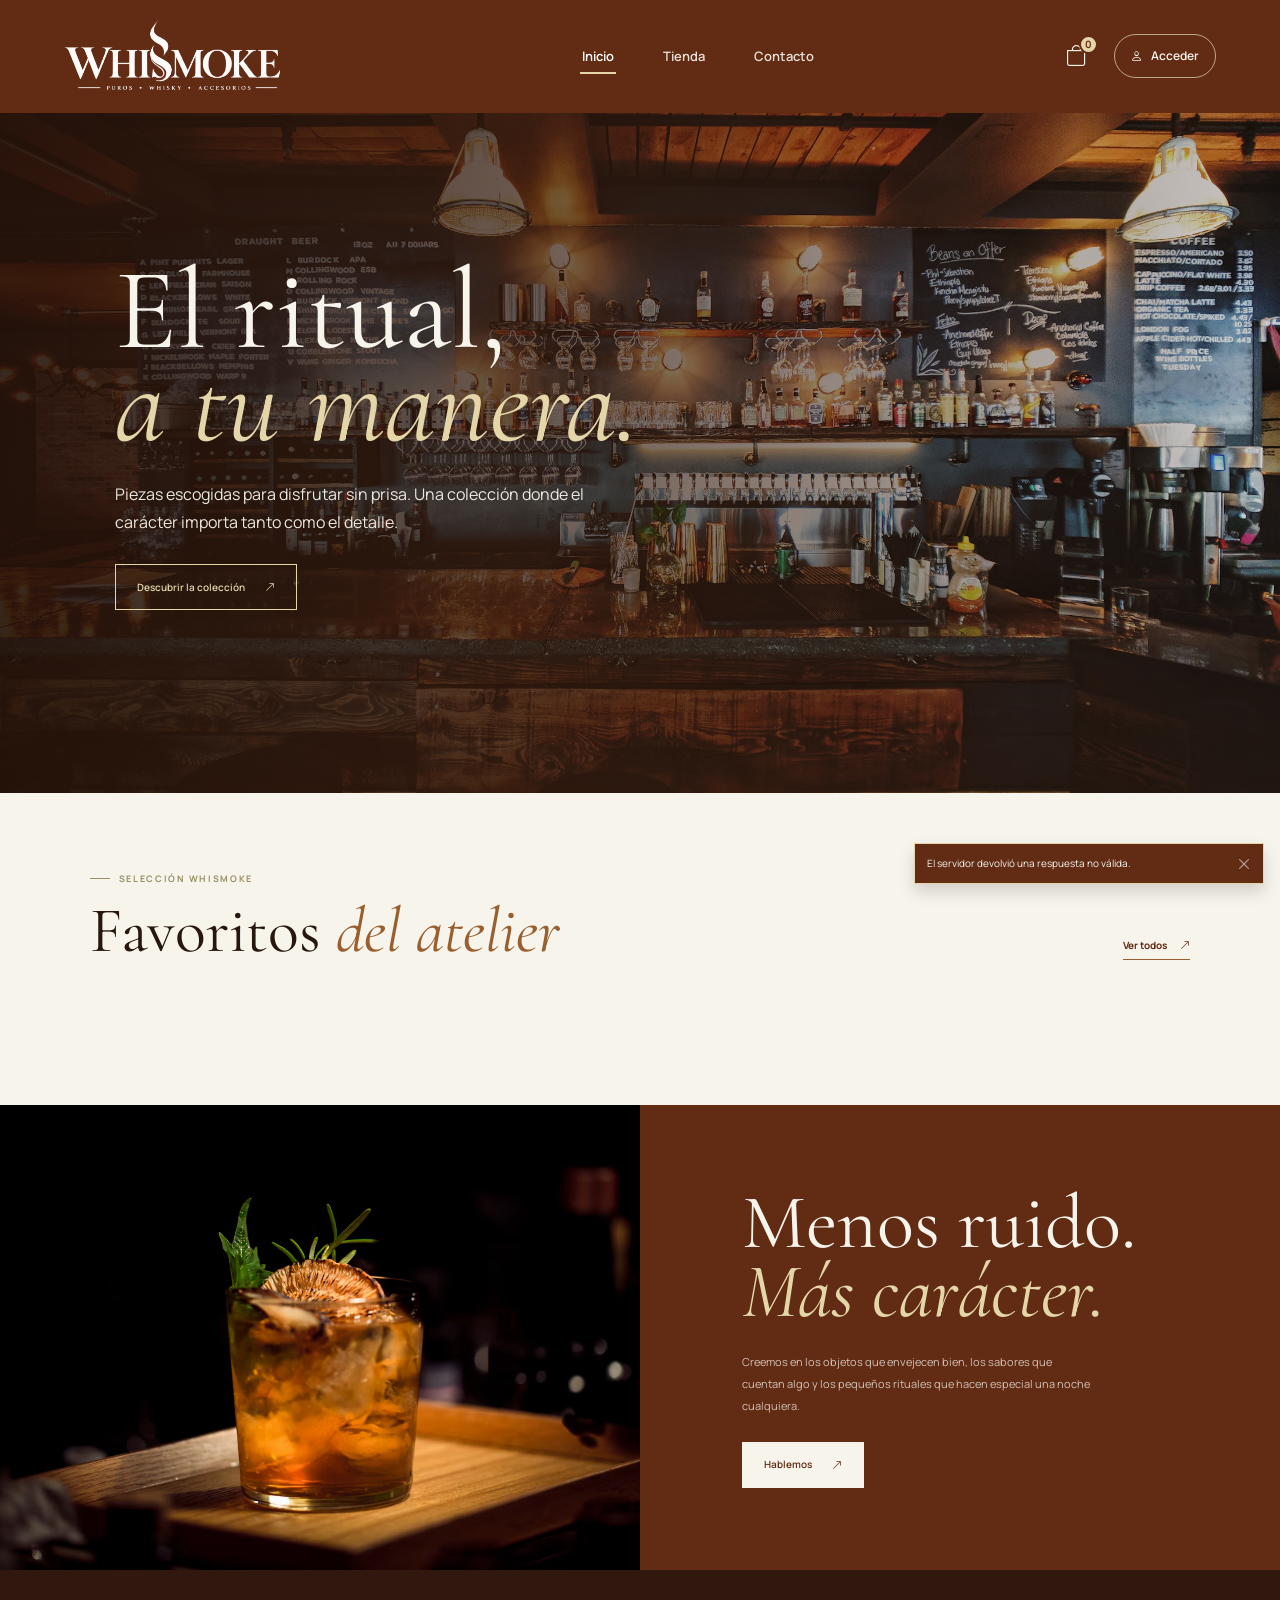
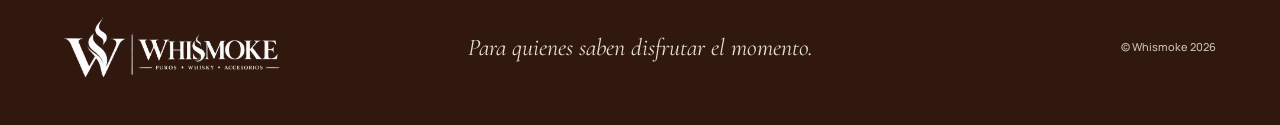
<file: index.html>
<!doctype html>
<html lang="es">
<head>
  <meta charset="utf-8">
  <meta name="viewport" content="width=device-width, initial-scale=1">
  <meta name="theme-color" content="#622B14">
  <meta name="description" content="Whismoke: puros de diseño, whisky de especialidad y objetos para el ritual de fumar.">
  <title>Inicio | Whismoke</title>
  <link rel="icon" type="image/png" href="media/favicon.png">
  <link rel="preconnect" href="https://fonts.googleapis.com">
  <link rel="preconnect" href="https://fonts.gstatic.com" crossorigin>
  <link
    href="https://fonts.googleapis.com/css2?family=Cormorant+Garamond:ital,wght@0,400;0,500;0,600;1,400;1,500&family=Manrope:wght@400;500;600;700&display=swap"
    rel="stylesheet"
  >
  <link href="https://cdn.jsdelivr.net/npm/bootstrap@5.3.3/dist/css/bootstrap.min.css" rel="stylesheet">
  <link href="https://cdn.jsdelivr.net/npm/bootstrap-icons@1.11.3/font/bootstrap-icons.min.css" rel="stylesheet">
  <link href="assets/styles.css?v=23" rel="stylesheet">
</head>
<body data-page="home">
  <!-- Cabecera compartida: el logotipo visible se dibuja con el pseudo-elemento de CSS. -->
  <header class="site-header container-fluid">
    <a class="wordmark" href="index.html" aria-label="Whismoke, inicio">
    </a>
    <nav class="main-nav" aria-label="Navegación principal">
    <a class="active" href="index.html">Inicio</a>
    <a href="tienda.html">Tienda</a>
    <a href="contacto.html">Contacto</a>
    </nav>
    <div class="header-actions">
    <button
      class="icon-action cart-action"
      type="button"
      data-bs-toggle="offcanvas"
      data-bs-target="#cartPanel"
      aria-label="Abrir cesta"
    >
      <i class="bi bi-bag"></i>
      <span class="cart-count" data-cart-count>0</span>
    </button>
    <button class="account-action" type="button" data-open-account>
      <span data-user-control>
        <i class="bi bi-person"></i>
        <span>Acceder</span>
      </span>
    </button>
    <button
      class="mobile-menu"
      type="button"
      data-bs-toggle="collapse"
      data-bs-target="#mobileNav"
      aria-label="Abrir menú"
    >
      <i class="bi bi-list"></i>
    </button>
    </div>
    <div class="collapse mobile-nav" id="mobileNav">
    <a href="index.html">Inicio</a>
    <a href="tienda.html">Tienda</a>
    <a href="contacto.html">Contacto</a>
    </div>
  </header>

  <!-- Contenido propio de Inicio; la selección destacada se rellena desde la API. -->
  <main>
    <section class="hero container-fluid">
      <div class="hero-image" role="img" aria-label="Bar de whisky cálido y elegante"></div>
      <div class="hero-shade"></div>
      <div class="hero-copy">
        <h1>El ritual,<br><em>a tu manera.</em></h1>
        <p class="hero-intro">Piezas escogidas para disfrutar sin prisa. Una colección donde el carácter importa tanto como el detalle.</p>
        <a class="button-outline" href="tienda.html">Descubrir la colección <i class="bi bi-arrow-up-right"></i></a>
      </div>
    </section>

    <section class="featured-section container-fluid">
      <div class="section-heading">
        <div>
          <p class="eyebrow"><span></span> SELECCIÓN WHISMOKE</p>
          <h2>Favoritos <em>del atelier</em></h2>
        </div>
        <a class="text-link" href="tienda.html">
          Ver todos <i class="bi bi-arrow-up-right"></i>
        </a>
      </div>
      <!-- Punto de montaje de las tarjetas destacadas generadas por JavaScript. -->
      <div class="product-grid featured-grid" data-featured-products></div>
    </section>

    <section class="manifesto container-fluid">
      <div class="manifesto-image" role="img" aria-label="Whisky servido en un ambiente íntimo"></div>
      <div class="manifesto-copy">
        <h2>Menos ruido.<br><em>Más carácter.</em></h2>
        <p>
          Creemos en los objetos que envejecen bien, los sabores que cuentan algo
          y los pequeños rituales que hacen especial una noche cualquiera.
        </p>
        <a class="button-light" href="contacto.html">
          Hablemos <i class="bi bi-arrow-up-right"></i>
        </a>
      </div>
    </section>
  </main>

  <footer class="site-footer container-fluid">
    <a class="wordmark footer-mark" href="index.html" aria-label="Whismoke, inicio">
    </a>
    <p>Para quienes saben disfrutar el momento.</p>
    <span class="footer-copyright">© Whismoke 2026</span>
  </footer>

  <!-- Los mismos modales, cesta y avisos se incluyen en las tres páginas para
       mantener accesible la cuenta y el carrito durante toda la navegación. -->
  <div
    class="modal fade"
    id="authModal"
    tabindex="-1"
    aria-labelledby="authTitle"
    aria-hidden="true"
  >
    <div class="modal-dialog modal-dialog-centered">
      <div class="modal-content auth-modal">
        <button class="modal-close" type="button" data-bs-dismiss="modal" aria-label="Cerrar">
          <i class="bi bi-x-lg"></i>
        </button>
        <p class="eyebrow"><span></span> TU ESPACIO WHISMOKE</p>
        <h2 id="authTitle">Qué bueno<br><em>tenerte aquí.</em></h2>
        <div class="auth-switch">
          <button class="selected" type="button" data-auth-mode="login">Iniciar sesión</button>
          <button type="button" data-auth-mode="register">Crear cuenta</button>
        </div>
        <form id="authForm">
          <label class="form-label" for="authEmail">Correo electrónico</label>
          <input
            class="form-control"
            id="authEmail"
            name="email"
            type="email"
            autocomplete="email"
            required
          >
          <div class="register-fields d-none">
            <label class="form-label" for="authName">Nombre</label>
            <input class="form-control" id="authName" name="name" autocomplete="name">
            <label class="form-label" for="authConfirm">Repite tu contraseña</label>
            <input
              class="form-control"
              id="authConfirm"
              name="confirm"
              type="password"
              autocomplete="new-password"
            >
          </div>
          <label class="form-label" for="authPassword">Contraseña</label>
          <input
            class="form-control"
            id="authPassword"
            name="password"
            type="password"
            autocomplete="current-password"
            required
          >
          <button class="button-dark w-100 mt-4" type="submit" data-auth-submit>
            Entrar <i class="bi bi-arrow-right"></i>
          </button>
        </form>
      </div>
    </div>
  </div>
  <div class="modal fade" id="accountModal" tabindex="-1" aria-labelledby="accountTitle" aria-hidden="true">
    <div class="modal-dialog modal-dialog-centered modal-xl">
      <div class="modal-content account-modal">
        <div class="modal-header">
          <div><h2 id="accountTitle">Mi <em>espacio</em></h2></div>
          <button class="modal-close" type="button" data-bs-dismiss="modal" aria-label="Cerrar">
            <i class="bi bi-x-lg"></i>
          </button>
        </div>
        <div class="account-layout">
          <nav class="account-nav" aria-label="Secciones de cuenta">
            <button class="active" type="button" data-account-tab="profile"><i class="bi bi-person"></i> Perfil</button>
            <button type="button" data-account-tab="orders"><i class="bi bi-receipt"></i> Mis pedidos</button>
            <button class="d-none" type="button" data-account-tab="admin"><i class="bi bi-box-seam"></i> Gestión tienda</button>
            <button class="signout-link" type="button" data-action="logout"><i class="bi bi-box-arrow-right"></i> Cerrar sesión</button>
          </nav>
          <div class="account-content" id="accountContent"></div>
        </div>
      </div>
    </div>
  </div>
  <div
    class="offcanvas offcanvas-end cart-panel"
    tabindex="-1"
    id="cartPanel"
    aria-labelledby="cartTitle"
  >
    <div class="offcanvas-header">
      <h2 id="cartTitle">La cesta <span data-cart-title-count>(0)</span></h2>
      <button type="button" class="modal-close" data-bs-dismiss="offcanvas" aria-label="Cerrar">
        <i class="bi bi-x-lg"></i>
      </button>
    </div>
    <div class="offcanvas-body" id="cartContent"></div>
  </div>
  <div class="toast-container position-fixed bottom-0 end-0 p-3">
    <div
      class="toast wh-toast"
      id="appToast"
      role="status"
      aria-live="polite"
      aria-atomic="true"
    >
      <div class="toast-body">
        <span data-toast-message></span>
        <button type="button" class="btn-close" data-bs-dismiss="toast" aria-label="Cerrar"></button>
      </div>
    </div>
  </div>
  <script src="https://cdn.jsdelivr.net/npm/bootstrap@5.3.3/dist/js/bootstrap.bundle.min.js"></script>
  <script src="assets/app.js?v=10"></script>
</body>
</html>
</file>
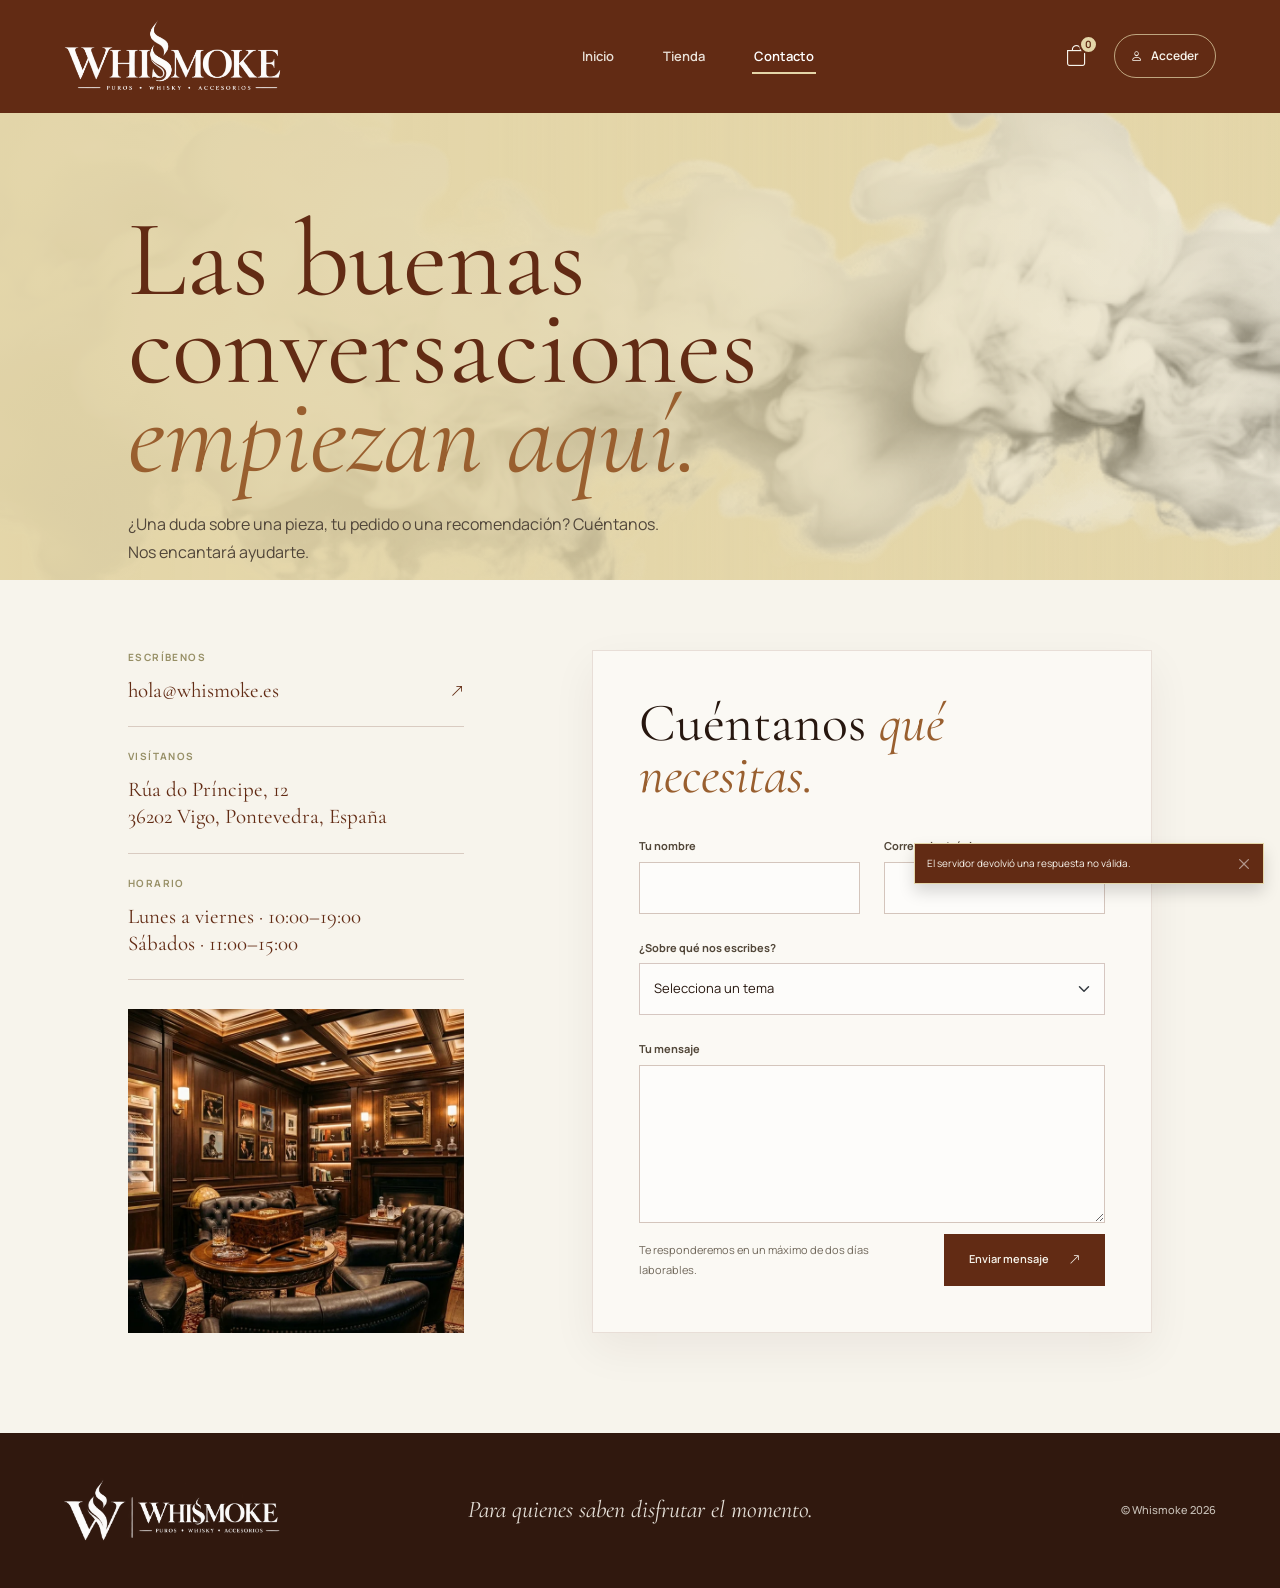
<file: contacto.html>
<!doctype html>
<html lang="es">
<head>
  <meta charset="utf-8">
  <meta name="viewport" content="width=device-width, initial-scale=1">
  <meta name="theme-color" content="#622B14">
  <meta name="description" content="Contacta con el equipo Whismoke para consultas sobre pedidos y productos.">
  <title>Contacto | Whismoke</title>
  <link rel="icon" type="image/png" href="media/favicon.png">
  <link rel="preconnect" href="https://fonts.googleapis.com">
  <link
    href="https://fonts.googleapis.com/css2?family=Cormorant+Garamond:ital,wght@0,400;0,500;0,600;1,400;1,500&family=Manrope:wght@400;500;600;700&display=swap"
    rel="stylesheet"
  >
  <link href="https://cdn.jsdelivr.net/npm/bootstrap@5.3.3/dist/css/bootstrap.min.css" rel="stylesheet">
  <link href="https://cdn.jsdelivr.net/npm/bootstrap-icons@1.11.3/font/bootstrap-icons.min.css" rel="stylesheet">
  <link href="assets/styles.css?v=23" rel="stylesheet">
</head>
<body data-page="contact">
  <!-- Cabecera compartida: el logotipo visible se dibuja con el pseudo-elemento de CSS. -->
  <header class="site-header container-fluid">
    <a class="wordmark" href="index.html" aria-label="Whismoke, inicio">
    </a>
    <nav class="main-nav" aria-label="Navegación principal">
      <a href="index.html">Inicio</a>
      <a href="tienda.html">Tienda</a>
      <a class="active" href="contacto.html">Contacto</a>
    </nav>
    <div class="header-actions">
      <button
        class="icon-action cart-action"
        type="button"
        data-bs-toggle="offcanvas"
        data-bs-target="#cartPanel"
        aria-label="Abrir cesta"
      >
        <i class="bi bi-bag"></i>
        <span class="cart-count" data-cart-count>0</span>
      </button>
      <button class="account-action" type="button" data-open-account>
        <span data-user-control>
          <i class="bi bi-person"></i>
          <span>Acceder</span>
        </span>
      </button>
      <button
        class="mobile-menu"
        type="button"
        data-bs-toggle="collapse"
        data-bs-target="#mobileNav"
        aria-label="Abrir menú"
      >
        <i class="bi bi-list"></i>
      </button>
    </div>
    <div class="collapse mobile-nav" id="mobileNav">
      <a href="index.html">Inicio</a>
      <a href="tienda.html">Tienda</a>
      <a href="contacto.html">Contacto</a>
    </div>
  </header>
  <!-- Datos de contacto del local y formulario enviado al endpoint PHP. -->
  <main class="contact-page">
    <section class="contact-hero container-fluid">
      <h1>Las buenas<br>conversaciones<br><em>empiezan aquí.</em></h1>
      <p>
        ¿Una duda sobre una pieza, tu pedido o una recomendación? Cuéntanos.
        Nos encantará ayudarte.
      </p>
    </section>
    <section class="contact-body container-fluid">
      <div class="contact-details">
        <div class="contact-detail">
          <span>ESCRÍBENOS</span>
          <a href="mailto:hola@whismoke.es">
            hola@whismoke.es <i class="bi bi-arrow-up-right"></i>
          </a>
        </div>
        <div class="contact-detail">
          <span>VISÍTANOS</span>
          <p>Rúa do Príncipe, 12<br>36202 Vigo, Pontevedra, España</p>
        </div>
        <div class="contact-detail">
          <span>HORARIO</span>
          <p>Lunes a viernes · 10:00–19:00<br>Sábados · 11:00–15:00</p>
        </div>
        <div
          class="contact-visual"
          role="img"
          aria-label="Detalle de una selección de whisky"
        ></div>
      </div>
      <form class="contact-form" id="contactForm">
        <div class="form-heading">
          <h2>Cuéntanos <em>qué necesitas.</em></h2>
        </div>
        <div class="row g-4">
          <div class="col-md-6">
            <label class="form-label" for="contactName">Tu nombre</label>
            <input
              class="form-control"
              id="contactName"
              name="name"
              autocomplete="name"
              required
            >
          </div>
          <div class="col-md-6">
            <label class="form-label" for="contactEmail">Correo electrónico</label>
            <input
              class="form-control"
              id="contactEmail"
              name="email"
              type="email"
              autocomplete="email"
              required
            >
          </div>
          <div class="col-12">
            <label class="form-label" for="contactTopic">¿Sobre qué nos escribes?</label>
            <select class="form-select" id="contactTopic" name="topic" required>
              <option value="" selected disabled>Selecciona un tema</option>
              <option>Consulta sobre un producto</option>
              <option>Estado de un pedido</option>
              <option>Recomendación personalizada</option>
              <option>Otro asunto</option>
            </select>
          </div>
          <div class="col-12">
            <label class="form-label" for="contactMessage">Tu mensaje</label>
            <textarea
              class="form-control"
              id="contactMessage"
              name="message"
              rows="5"
              required
            ></textarea>
          </div>
          <div class="col-12 form-submit-row">
            <p>Te responderemos en un máximo de dos días laborables.</p>
            <button class="button-dark" type="submit">
              Enviar mensaje <i class="bi bi-arrow-up-right"></i>
            </button>
          </div>
        </div>
        <!-- Mensaje accesible que JavaScript muestra tras aceptar el envío. -->
        <p class="form-feedback d-none" data-contact-feedback role="status"></p>
      </form>
    </section>
  </main>
  <footer class="site-footer container-fluid">
    <a class="wordmark footer-mark" href="index.html" aria-label="Whismoke, inicio">
    </a>
    <p>Para quienes saben disfrutar el momento.</p>
    <span class="footer-copyright">© Whismoke 2026</span>
  </footer>
  <!-- Los componentes de cuenta y cesta son compartidos con Inicio y Tienda. -->
  <div
    class="modal fade"
    id="authModal"
    tabindex="-1"
    aria-labelledby="authTitle"
    aria-hidden="true"
  >
    <div class="modal-dialog modal-dialog-centered">
      <div class="modal-content auth-modal">
        <button class="modal-close" type="button" data-bs-dismiss="modal" aria-label="Cerrar">
          <i class="bi bi-x-lg"></i>
        </button>
        <p class="eyebrow"><span></span> TU ESPACIO WHISMOKE</p>
        <h2 id="authTitle">Qué bueno<br><em>tenerte aquí.</em></h2>
        <div class="auth-switch">
          <button class="selected" type="button" data-auth-mode="login">Iniciar sesión</button>
          <button type="button" data-auth-mode="register">Crear cuenta</button>
        </div>
        <form id="authForm">
          <label class="form-label" for="authEmail">Correo electrónico</label>
          <input
            class="form-control"
            id="authEmail"
            name="email"
            type="email"
            autocomplete="email"
            required
          >
          <div class="register-fields d-none">
            <label class="form-label" for="authName">Nombre</label>
            <input class="form-control" id="authName" name="name" autocomplete="name">
            <label class="form-label" for="authConfirm">Repite tu contraseña</label>
            <input
              class="form-control"
              id="authConfirm"
              name="confirm"
              type="password"
              autocomplete="new-password"
            >
          </div>
          <label class="form-label" for="authPassword">Contraseña</label>
          <input
            class="form-control"
            id="authPassword"
            name="password"
            type="password"
            autocomplete="current-password"
            required
          >
          <button class="button-dark w-100 mt-4" type="submit" data-auth-submit>
            Entrar <i class="bi bi-arrow-right"></i>
          </button>
        </form>
      </div>
    </div>
  </div>
  <div class="modal fade" id="accountModal" tabindex="-1" aria-labelledby="accountTitle" aria-hidden="true">
    <div class="modal-dialog modal-dialog-centered modal-xl">
      <div class="modal-content account-modal">
        <div class="modal-header">
          <div><h2 id="accountTitle">Mi <em>espacio</em></h2></div>
          <button class="modal-close" type="button" data-bs-dismiss="modal" aria-label="Cerrar">
            <i class="bi bi-x-lg"></i>
          </button>
        </div>
        <div class="account-layout">
          <nav class="account-nav" aria-label="Secciones de cuenta">
            <button class="active" type="button" data-account-tab="profile"><i class="bi bi-person"></i> Perfil</button>
            <button type="button" data-account-tab="orders"><i class="bi bi-receipt"></i> Mis pedidos</button>
            <button class="d-none" type="button" data-account-tab="admin"><i class="bi bi-box-seam"></i> Gestión tienda</button>
            <button class="signout-link" type="button" data-action="logout"><i class="bi bi-box-arrow-right"></i> Cerrar sesión</button>
          </nav>
          <div class="account-content" id="accountContent"></div>
        </div>
      </div>
    </div>
  </div>
  <div class="offcanvas offcanvas-end cart-panel" tabindex="-1" id="cartPanel" aria-labelledby="cartTitle">
    <div class="offcanvas-header">
      <h2 id="cartTitle">La cesta <span data-cart-title-count>(0)</span></h2>
      <button type="button" class="modal-close" data-bs-dismiss="offcanvas" aria-label="Cerrar">
        <i class="bi bi-x-lg"></i>
      </button>
    </div>
    <div class="offcanvas-body" id="cartContent"></div>
  </div>
  <div class="toast-container position-fixed bottom-0 end-0 p-3">
    <div
      class="toast wh-toast"
      id="appToast"
      role="status"
      aria-live="polite"
      aria-atomic="true"
    >
      <div class="toast-body">
        <span data-toast-message></span>
        <button type="button" class="btn-close" data-bs-dismiss="toast" aria-label="Cerrar"></button>
      </div>
    </div>
  </div>
  <script src="https://cdn.jsdelivr.net/npm/bootstrap@5.3.3/dist/js/bootstrap.bundle.min.js"></script>
  <script src="assets/app.js?v=10"></script>
</body>
</html>
</file>
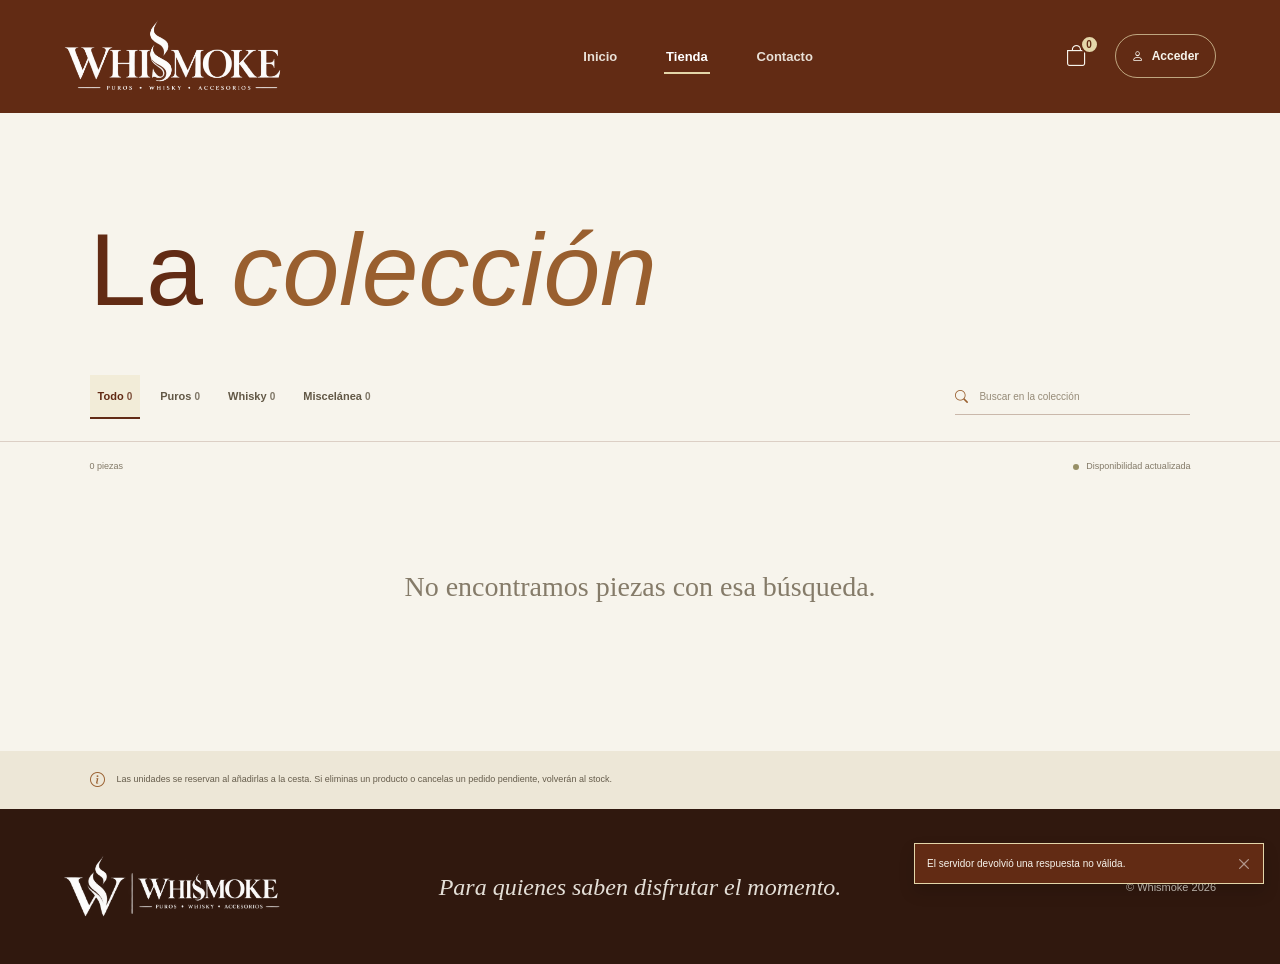
<file: tienda.html>
<!doctype html>
<html lang="es">
<head>
  <meta charset="utf-8">
  <meta name="viewport" content="width=device-width, initial-scale=1">
  <meta name="theme-color" content="#622B14">
  <meta name="description" content="Explora la selección Whismoke de puros, whiskies y objetos de lujo.">
  <title>Tienda | Whismoke</title>
  <link rel="icon" type="image/png" href="media/favicon.png">
  <link rel="preconnect" href="https://fonts.googleapis.com">
  <link rel="preconnect" href="https://fonts.gstatic.com" crossorigin>
  <link href="https://cdn.jsdelivr.net/npm/bootstrap@5.3.3/dist/css/bootstrap.min.css" rel="stylesheet">
  <link href="https://cdn.jsdelivr.net/npm/bootstrap-icons@1.11.3/font/bootstrap-icons.min.css" rel="stylesheet">
  <link href="assets/styles.css?v=23" rel="stylesheet">
</head>
<body data-page="shop">
  <!-- Cabecera compartida: el logotipo visible se dibuja con el pseudo-elemento de CSS. -->
  <header class="site-header container-fluid">
    <a class="wordmark" href="index.html" aria-label="Whismoke, inicio">
    </a>
    <nav class="main-nav" aria-label="Navegación principal">
      <a href="index.html">Inicio</a>
      <a class="active" href="tienda.html">Tienda</a>
      <a href="contacto.html">Contacto</a>
    </nav>
    <div class="header-actions">
      <button
        class="icon-action cart-action"
        type="button"
        data-bs-toggle="offcanvas"
        data-bs-target="#cartPanel"
        aria-label="Abrir cesta"
      >
        <i class="bi bi-bag"></i>
        <span class="cart-count" data-cart-count>0</span>
      </button>
      <button class="account-action" type="button" data-open-account>
        <span data-user-control>
          <i class="bi bi-person"></i>
          <span>Acceder</span>
        </span>
      </button>
      <button
        class="mobile-menu"
        type="button"
        data-bs-toggle="collapse"
        data-bs-target="#mobileNav"
        aria-label="Abrir menú"
      >
        <i class="bi bi-list"></i>
      </button>
    </div>
    <div class="collapse mobile-nav" id="mobileNav">
      <a href="index.html">Inicio</a>
      <a href="tienda.html">Tienda</a>
      <a href="contacto.html">Contacto</a>
    </div>
  </header>
  <!-- Filtros, búsqueda y tarjetas se conectan con los manejadores de assets/app.js. -->
  <main class="shop-page">
    <section class="shop-heading container-fluid">
      <div>
        <h1>La <em>colección</em></h1>
      </div>
    </section>
    <section class="shop-controls container-fluid">
      <div class="filter-list" role="group" aria-label="Filtrar por categoría">
        <button class="filter-button active" type="button" data-filter="Todos">
          Todo <span data-filter-count="Todos"></span>
        </button>
        <button class="filter-button" type="button" data-filter="Puros">
          Puros <span data-filter-count="Puros"></span>
        </button>
        <button class="filter-button" type="button" data-filter="Whisky">
          Whisky <span data-filter-count="Whisky"></span>
        </button>
        <button class="filter-button" type="button" data-filter="Miscelánea">
          Miscelánea <span data-filter-count="Miscelánea"></span>
        </button>
      </div>
      <label class="search-box">
        <i class="bi bi-search"></i>
        <input
          type="search"
          placeholder="Buscar en la colección"
          aria-label="Buscar productos"
          data-product-search
        >
      </label>
    </section>
    <section class="shop-products container-fluid">
      <div class="shop-result-line">
        <span data-result-count></span>
        <span class="stock-legend"><i></i> Disponibilidad actualizada</span>
      </div>
      <!-- JavaScript inserta aquí los productos ya filtrados y el mensaje vacío. -->
      <div class="product-grid shop-grid" data-shop-products></div>
      <div class="empty-products d-none" data-empty-products>
        No encontramos piezas con esa búsqueda.
      </div>
    </section>
    <section class="shop-note container-fluid">
      <i class="bi bi-info-circle"></i>
      <p>
        Las unidades se reservan al añadirlas a la cesta. Si eliminas un producto
        o cancelas un pedido pendiente, volverán al stock.
      </p>
    </section>
  </main>
  <footer class="site-footer container-fluid">
    <a class="wordmark footer-mark" href="index.html" aria-label="Whismoke, inicio">
    </a>
    <p>Para quienes saben disfrutar el momento.</p>
    <span class="footer-copyright">© Whismoke 2026</span>
  </footer>
  <!-- Los componentes de cuenta y cesta son compartidos con Inicio y Contacto. -->
  <div
    class="modal fade"
    id="authModal"
    tabindex="-1"
    aria-labelledby="authTitle"
    aria-hidden="true"
  >
    <div class="modal-dialog modal-dialog-centered">
      <div class="modal-content auth-modal">
        <button class="modal-close" type="button" data-bs-dismiss="modal" aria-label="Cerrar">
          <i class="bi bi-x-lg"></i>
        </button>
        <p class="eyebrow"><span></span> TU ESPACIO WHISMOKE</p>
        <h2 id="authTitle">Qué bueno<br><em>tenerte aquí.</em></h2>
        <div class="auth-switch">
          <button class="selected" type="button" data-auth-mode="login">Iniciar sesión</button>
          <button type="button" data-auth-mode="register">Crear cuenta</button>
        </div>
        <form id="authForm">
          <label class="form-label" for="authEmail">Correo electrónico</label>
          <input
            class="form-control"
            id="authEmail"
            name="email"
            type="email"
            autocomplete="email"
            required
          >
          <div class="register-fields d-none">
            <label class="form-label" for="authName">Nombre</label>
            <input class="form-control" id="authName" name="name" autocomplete="name">
            <label class="form-label" for="authConfirm">Repite tu contraseña</label>
            <input
              class="form-control"
              id="authConfirm"
              name="confirm"
              type="password"
              autocomplete="new-password"
            >
          </div>
          <label class="form-label" for="authPassword">Contraseña</label>
          <input
            class="form-control"
            id="authPassword"
            name="password"
            type="password"
            autocomplete="current-password"
            required
          >
          <button class="button-dark w-100 mt-4" type="submit" data-auth-submit>
            Entrar <i class="bi bi-arrow-right"></i>
          </button>
        </form>
      </div>
    </div>
  </div>
  <div class="modal fade" id="accountModal" tabindex="-1" aria-labelledby="accountTitle" aria-hidden="true">
    <div class="modal-dialog modal-dialog-centered modal-xl">
      <div class="modal-content account-modal">
        <div class="modal-header">
          <div><h2 id="accountTitle">Mi <em>espacio</em></h2></div>
          <button class="modal-close" type="button" data-bs-dismiss="modal" aria-label="Cerrar">
            <i class="bi bi-x-lg"></i>
          </button>
        </div>
        <div class="account-layout">
          <nav class="account-nav" aria-label="Secciones de cuenta">
            <button class="active" type="button" data-account-tab="profile"><i class="bi bi-person"></i> Perfil</button>
            <button type="button" data-account-tab="orders"><i class="bi bi-receipt"></i> Mis pedidos</button>
            <button class="d-none" type="button" data-account-tab="admin"><i class="bi bi-box-seam"></i> Gestión tienda</button>
            <button class="signout-link" type="button" data-action="logout"><i class="bi bi-box-arrow-right"></i> Cerrar sesión</button>
          </nav>
          <div class="account-content" id="accountContent"></div>
        </div>
      </div>
    </div>
  </div>
  <div
    class="offcanvas offcanvas-end cart-panel"
    tabindex="-1"
    id="cartPanel"
    aria-labelledby="cartTitle"
  >
    <div class="offcanvas-header">
      <h2 id="cartTitle">La cesta <span data-cart-title-count>(0)</span></h2>
      <button type="button" class="modal-close" data-bs-dismiss="offcanvas" aria-label="Cerrar">
        <i class="bi bi-x-lg"></i>
      </button>
    </div>
    <div class="offcanvas-body" id="cartContent"></div>
  </div>
  <div class="toast-container position-fixed bottom-0 end-0 p-3">
    <div
      class="toast wh-toast"
      id="appToast"
      role="status"
      aria-live="polite"
      aria-atomic="true"
    >
      <div class="toast-body">
        <span data-toast-message></span>
        <button type="button" class="btn-close" data-bs-dismiss="toast" aria-label="Cerrar"></button>
      </div>
    </div>
  </div>
  <script src="https://cdn.jsdelivr.net/npm/bootstrap@5.3.3/dist/js/bootstrap.bundle.min.js"></script>
  <script src="assets/app.js?v=10"></script>
</body>
</html>
</file>
<file: assets/styles.css>
/* Paleta y tipografías compartidas por todas las páginas. */
:root {
  --cacao: #622b14;
  --cognac: #995f2f;
  --olive: #978f66;
  --parchment: #e4d6a9;
  --paper: #f7f4ec;
  --ink: #27170f;
  --muted: #857b69;
  --serif: "Cormorant Garamond", Georgia, serif;
  --sans: "Manrope", sans-serif;
}

/* Base común: evita diferencias de caja entre los componentes de la interfaz. */
* {
  box-sizing: border-box;
}
html {
  scroll-behavior: smooth;
}
body {
  margin: 0;
  background: var(--paper);
  color: var(--ink);
  font-family: var(--sans);
  font-size: 13px;
}
a {
  color: inherit;
  text-decoration: none;
}
button,
input,
select,
textarea {
  font: inherit;
}
button {
  cursor: pointer;
}
/* Cabecera: navegación completa en escritorio y menú plegable en móvil. */
.site-header {
  position: relative;
  z-index: 4;
  min-height: 92px;
  padding: 18px clamp(22px, 5vw, 78px);
  display: flex;
  justify-content: space-between;
  align-items: center;
  background: var(--cacao);
  color: var(--paper);
}
.wordmark {
  display: grid;
  grid-template-columns: auto auto;
  align-items: baseline;
  width: max-content;
  color: var(--parchment);
  line-height: 0.8;
}
.wordmark span {
  font-size: 20px;
  font-weight: 700;
  letter-spacing: 1px;
}
.wordmark i {
  font-family: var(--serif);
  font-size: 25px;
  font-weight: 500;
}
.wordmark small {
  grid-column: 1 / -1;
  margin-top: 7px;
  color: rgba(228, 214, 169, 0.7);
  font-size: 7px;
  letter-spacing: 2px;
}
.site-header .wordmark {
  display: block;
  width: clamp(150px, 17vw, 220px);
  line-height: 0;
}
.site-header .wordmark::before {
  /* El logotipo es decorativo y se dibuja en CSS; el enlace conserva su nombre
     accesible mediante aria-label en el HTML. */
  display: block;
  aspect-ratio: 854 / 302;
  background: url("../media/logo_principal.png") center / contain no-repeat;
  content: "";
  filter: brightness(0) invert(1);
}
.site-header .wordmark > * {
  display: none;
}
.main-nav {
  display: flex;
  gap: clamp(25px, 3.5vw, 48px);
  margin-left: 60px;
}
.main-nav a,
.mobile-nav a {
  position: relative;
  color: rgba(247, 244, 236, 0.9);
  font-size: 13px;
  font-weight: 600;
  transition: color 0.2s ease;
}
.main-nav a {
  padding: 9px 2px;
}
.main-nav a:hover,
.main-nav a.active {
  color: #fff;
}
.main-nav a.active::after {
  position: absolute;
  right: 0;
  bottom: 1px;
  left: 0;
  height: 2px;
  background: var(--parchment);
  content: "";
}
.main-nav a:focus-visible {
  outline: 2px solid var(--parchment);
  outline-offset: 4px;
}
.header-actions {
  display: flex;
  align-items: center;
  gap: 16px;
}
.icon-action,
.account-action,
.mobile-menu {
  min-height: 38px;
  border: 0;
  background: transparent;
  color: var(--paper);
}
.icon-action {
  position: relative;
  display: grid;
  width: 44px;
  height: 44px;
  place-items: center;
  font-size: 21px;
  transition: color 0.2s ease, background 0.2s ease;
}
.icon-action:hover {
  color: var(--parchment);
}
.icon-action:focus-visible,
.account-action:focus-visible {
  outline: 2px solid var(--parchment);
  outline-offset: 3px;
}
.cart-count {
  position: absolute;
  top: 1px;
  right: 0;
  display: grid;
  width: 19px;
  height: 19px;
  place-items: center;
  border-radius: 50%;
  border: 2px solid var(--cacao);
  background: var(--parchment);
  color: var(--cacao);
  font-size: 10px;
  font-weight: 700;
}
.account-action {
  display: flex;
  min-height: 44px;
  align-items: center;
  gap: 10px;
  padding: 0 16px;
  border: 1px solid rgba(228, 214, 169, 0.72);
  border-radius: 24px;
  font-size: 12px;
  font-weight: 600;
  transition: color 0.2s ease, background 0.2s ease, border-color 0.2s ease;
}
.account-action:hover {
  border-color: var(--parchment);
  background: var(--parchment);
  color: var(--cacao);
}
.account-action [data-user-control] {
  display: flex;
  align-items: center;
  gap: 8px;
}
.avatar-fallback {
  display: inline-grid;
  width: 30px;
  height: 30px;
  place-items: center;
  border-radius: 50%;
  background: var(--parchment);
  color: var(--cacao);
  font-family: var(--serif);
  font-size: 15px;
}
.mobile-menu,
.mobile-nav {
  display: none;
}
/* Portada y bloques editoriales con fotografía de fondo y capa de contraste. */
.hero {
  position: relative;
  min-height: min(680px, calc(100svh - 92px));
  overflow: hidden;
  padding: clamp(36px, 7vw, 105px) clamp(24px, 9vw, 140px);
  display: flex;
  align-items: center;
  background: var(--cacao);
  color: var(--paper);
}
.hero-image,
.hero-shade {
  position: absolute;
  inset: 0;
}
.hero-image {
  background: url("../media/resources/main.avif") center 48% / cover;
}
.hero-shade {
  background:
    linear-gradient(
      90deg,
      rgba(37, 18, 9, 0.9) 0%,
      rgba(52, 26, 13, 0.72) 39%,
      rgba(43, 24, 14, 0.18) 100%
    ),
    linear-gradient(0deg, rgba(45, 22, 11, 0.34), transparent 38%);
}
.hero-copy {
  position: relative;
  z-index: 1;
  width: min(610px, 78%);
  padding-bottom: 32px;
  animation: copy-arrive 0.8s 0.12s both;
}
.eyebrow {
  display: flex;
  align-items: center;
  gap: 9px;
  margin: 0 0 17px;
  color: var(--olive);
  font-size: 9px;
  font-weight: 700;
  letter-spacing: 1.7px;
}
.eyebrow > span {
  display: inline-block;
  width: 20px;
  height: 1px;
  background: currentColor;
}
.light-eyebrow {
  color: var(--parchment);
}
h1,
h2,
h3,
p {
  margin-top: 0;
}
.hero h1,
.contact-hero h1 {
  margin: 0;
  font-family: var(--serif);
  font-size: clamp(64px, 9vw, 124px);
  font-weight: 400;
  line-height: 0.81;
  letter-spacing: 0;
}
.hero h1 em,
.section-heading h2 em,
.manifesto h2 em,
.shop-heading h1 em,
.contact-hero h1 em,
.form-heading h2 em,
.account-modal h2 em,
.auth-modal h2 em {
  color: var(--parchment);
  font-weight: 400;
}
.hero-intro {
  max-width: 470px;
  margin: 30px 0 28px;
  color: rgba(247, 244, 236, 0.94);
  font-size: clamp(14px, 1.3vw, 16px);
  line-height: 1.75;
}
.button-outline,
.button-light,
.button-dark {
  display: inline-flex;
  min-height: 46px;
  align-items: center;
  justify-content: center;
  gap: 20px;
  padding: 0 21px;
  border: 1px solid var(--parchment);
  background: transparent;
  color: var(--parchment);
  font-size: 10px;
  font-weight: 600;
  transition:
    background 0.2s ease,
    color 0.2s ease;
}
.button-outline:hover {
  background: var(--parchment);
  color: var(--cacao);
}
.button-light {
  border-color: var(--paper);
  background: var(--paper);
  color: var(--cacao);
}
.button-light:hover {
  background: var(--parchment);
  border-color: var(--parchment);
}
.button-dark {
  border-color: var(--cacao);
  background: var(--cacao);
  color: var(--paper);
}
.button-dark:hover {
  border-color: var(--cognac);
  background: var(--cognac);
  color: #fff;
}
.button-dark:disabled {
  border-color: #b6ad98;
  background: #b6ad98;
  cursor: not-allowed;
}
.hero-note {
  position: absolute;
  right: clamp(25px, 6vw, 88px);
  bottom: 30px;
  z-index: 1;
  display: flex;
  gap: 17px;
  color: rgba(247, 244, 236, 0.8);
  font-size: 9px;
}
.hero-note span:first-child {
  color: var(--parchment);
}
.section-heading h2,
.manifesto h2,
.form-heading h2,
.account-modal h2,
.auth-modal h2 {
  margin: 0;
  font-family: var(--serif);
  font-size: clamp(46px, 6vw, 77px);
  font-weight: 400;
  line-height: 0.9;
}
.section-heading h2 em,
.form-heading h2 em,
.account-modal h2 em,
.auth-modal h2 em {
  color: var(--cognac);
}
.text-link {
  display: inline-flex;
  align-items: center;
  gap: 13px;
  width: max-content;
  padding-bottom: 6px;
  border-bottom: 1px solid var(--cognac);
  color: var(--cacao);
  font-size: 10px;
  font-weight: 700;
  white-space: nowrap;
}
.text-link:hover {
  color: var(--cognac);
}
/* Catálogo: estas tarjetas se generan desde assets/app.js con los datos de PHP. */
.featured-section {
  padding: clamp(72px, calc(100svh - 821px), 280px)
    clamp(24px, 7vw, 100px) clamp(76px, 9vw, 120px);
}
.section-heading {
  display: flex;
  align-items: end;
  justify-content: space-between;
  gap: 22px;
  margin-bottom: 30px;
}
.section-heading h2 {
  font-size: clamp(42px, 5vw, 64px);
}
.product-grid {
  display: grid;
  grid-template-columns: repeat(4, minmax(0, 1fr));
  gap: 17px;
}
.product-card {
  min-width: 0;
}
.product-image-wrap {
  position: relative;
  overflow: hidden;
  aspect-ratio: 1 / 1.08;
  background: #d3c7ac;
}
.product-image {
  display: block;
  width: 100%;
  height: 100%;
  object-fit: cover;
  transition: transform 0.6s cubic-bezier(0.2, 0.7, 0.2, 1);
}
.product-card:hover .product-image {
  transform: scale(1.045);
}
.product-badge {
  position: absolute;
  top: 13px;
  left: 13px;
  padding: 7px 9px;
  background: var(--paper);
  color: var(--cacao);
  font-size: 8px;
  font-weight: 700;
  letter-spacing: 0.8px;
  text-transform: uppercase;
}
.product-badge.owned {
  background: var(--olive);
  color: white;
}
.product-info {
  padding: 14px 0 2px;
}
.product-meta {
  display: flex;
  justify-content: space-between;
  gap: 10px;
  color: var(--olive);
  font-size: 8px;
  font-weight: 700;
  letter-spacing: 0.8px;
  text-transform: uppercase;
}
.product-info h3 {
  margin: 9px 0 7px;
  font-family: var(--serif);
  font-size: 24px;
  font-weight: 500;
  line-height: 1;
}
.product-description {
  min-height: 34px;
  margin: 0 0 12px;
  color: #554b41;
  font-size: 12px;
  line-height: 1.6;
}
.product-buy-row {
  display: flex;
  align-items: center;
  justify-content: space-between;
  gap: 10px;
  border-top: 1px solid rgba(98, 43, 20, 0.17);
  padding-top: 10px;
}
.product-price {
  color: var(--cacao);
  font-size: 12px;
  font-weight: 700;
}
.add-button {
  display: inline-flex;
  min-height: 32px;
  align-items: center;
  gap: 8px;
  padding: 0 10px;
  border: 1px solid var(--cacao);
  background: transparent;
  color: var(--cacao);
  font-size: 9px;
  font-weight: 700;
}
.add-button:hover:not(:disabled) {
  background: var(--cacao);
  color: var(--paper);
}
.add-button:disabled {
  border-color: #b7ad9a;
  color: #8e8677;
  cursor: not-allowed;
}
/* Sección editorial y pie de página de la portada. */
.manifesto {
  position: relative;
  min-height: 465px;
  overflow: hidden;
  display: grid;
  grid-template-columns: 1fr 1fr;
  padding-right: 0;
  padding-left: 0;
  background: var(--cacao);
  color: var(--paper);
}
.manifesto-image {
  min-height: 465px;
  background: url("../media/resources/foot.avif") center / cover;
}
.manifesto-copy {
  align-self: center;
  padding: 65px clamp(32px, 8vw, 112px);
}
.manifesto-copy .eyebrow {
  color: var(--parchment);
}
.manifesto h2 {
  font-size: clamp(52px, 6vw, 78px);
}
.manifesto-copy > p:not(.eyebrow) {
  max-width: 350px;
  margin: 25px 0;
  color: rgba(247, 244, 236, 0.75);
  font-size: 11px;
  line-height: 2;
}
.manifesto-index {
  position: absolute;
  right: 28px;
  bottom: 22px;
  color: rgba(228, 214, 169, 0.64);
  font-size: 9px;
  letter-spacing: 1px;
}
.site-footer {
  min-height: 155px;
  padding: 30px clamp(22px, 5vw, 78px);
  display: grid;
  grid-template-columns: 1fr minmax(0, auto) 1fr;
  align-items: center;
  gap: 22px;
  background: #30180e;
  color: var(--paper);
}
.footer-mark {
  flex-shrink: 0;
  justify-self: start;
}
.site-footer .footer-mark {
  display: block;
  width: clamp(150px, 17vw, 220px);
  line-height: 0;
}
.site-footer .footer-mark::before {
  display: block;
  aspect-ratio: 737 / 227;
  background: url("../media/logo_horizontal.png") center / contain no-repeat;
  content: "";
  filter: brightness(0) invert(1);
}
.site-footer .footer-mark > * {
  display: none;
}
.site-footer > p {
  margin: 0;
  color: rgba(247, 244, 236, 0.9);
  font-family: var(--serif);
  font-size: 24px;
  font-style: italic;
  text-align: center;
}
.footer-copyright {
  margin-left: auto;
  justify-self: end;
  color: rgba(247, 244, 236, 0.76);
  font-size: 11px;
  font-weight: 500;
}
/* Herramientas, cuadrícula y estados vacíos de la vista de tienda. */
.shop-page {
  min-height: 70vh;
}
.shop-heading {
  padding: clamp(55px, 8vw, 96px) clamp(24px, 7vw, 100px) 36px;
  display: flex;
  align-items: end;
  justify-content: space-between;
  gap: 30px;
}
.shop-heading h1,
.contact-hero h1 {
  color: var(--cacao);
  font-size: clamp(62px, 8vw, 102px);
}
.shop-heading h1 em,
.contact-hero h1 em {
  color: var(--cognac);
}
.shop-controls {
  padding: 0 clamp(24px, 7vw, 100px) 22px;
  display: flex;
  align-items: center;
  justify-content: space-between;
  gap: 24px;
  border-bottom: 1px solid rgba(98, 43, 20, 0.18);
}
.filter-list {
  display: flex;
  flex-wrap: wrap;
  gap: 12px;
}
.filter-button {
  min-height: 44px;
  padding: 10px 8px;
  border: 0;
  border-bottom: 2px solid transparent;
  background: transparent;
  color: #625846;
  font-size: 11px;
  font-weight: 600;
  white-space: nowrap;
  cursor: pointer;
  transition: color 0.2s ease, background 0.2s ease, border-color 0.2s ease;
}
.filter-button:hover {
  background: rgba(151, 143, 102, 0.12);
  color: var(--cacao);
}
.filter-button.active {
  border-bottom-color: var(--cacao);
  background: rgba(228, 214, 169, 0.3);
  color: var(--cacao);
  font-weight: 700;
}
.filter-button:focus-visible {
  outline: 2px solid var(--cognac);
  outline-offset: 2px;
}
.filter-button span {
  color: inherit;
  font-size: 10px;
  opacity: 0.8;
}
.search-box {
  display: flex;
  width: min(235px, 33vw);
  align-items: center;
  gap: 9px;
  border-bottom: 1px solid rgba(98, 43, 20, 0.3);
  color: var(--cognac);
}
.search-box input {
  width: 100%;
  min-height: 35px;
  border: 0;
  outline: 0;
  background: transparent;
  color: var(--ink);
  font-size: 10px;
}
.search-box input::placeholder {
  color: #968b78;
}
.shop-products {
  padding: 18px clamp(24px, 7vw, 100px) 68px;
}
.shop-result-line {
  display: flex;
  justify-content: space-between;
  margin-bottom: 17px;
  color: #827967;
  font-size: 9px;
}
.stock-legend {
  display: inline-flex;
  align-items: center;
  gap: 7px;
}
.stock-legend i {
  width: 6px;
  height: 6px;
  border-radius: 50%;
  background: var(--olive);
}
.shop-grid {
  grid-template-columns: repeat(3, minmax(0, 1fr));
  row-gap: 38px;
}
.shop-grid .product-image-wrap {
  aspect-ratio: 1 / 0.9;
}
.shop-grid .product-info h3 {
  font-size: 27px;
}
.shop-grid .product-description {
  min-height: auto;
}
.empty-products {
  padding: 75px 0;
  color: var(--muted);
  font-family: var(--serif);
  font-size: 28px;
  text-align: center;
}
.shop-note {
  padding: 18px clamp(24px, 7vw, 100px);
  display: flex;
  align-items: center;
  gap: 12px;
  background: #ede7d7;
  color: #655c4b;
}
.shop-note i {
  color: var(--cognac);
  font-size: 15px;
}
.shop-note p {
  margin: 0;
  font-size: 9px;
  line-height: 1.7;
}
/* Contacto combina información del local y formulario adaptable. */
.contact-hero {
  position: relative;
  isolation: isolate;
  overflow: hidden;
  padding: clamp(55px, 8vw, 105px) clamp(24px, 10vw, 150px) 14px;
  background: var(--parchment);
}
.contact-hero::before {
  position: absolute;
  z-index: -1;
  top: 0;
  right: 0;
  bottom: 0;
  left: 0;
  background:
    linear-gradient(90deg, rgba(228, 214, 169, 0.96) 0%, rgba(228, 214, 169, 0.84) 38%, rgba(228, 214, 169, 0.12) 100%),
    linear-gradient(0deg, rgba(228, 214, 169, 0.08), rgba(228, 214, 169, 0.08)),
    url("../media/resources/smoke.webp") center / cover no-repeat;
  content: "";
  opacity: 0.78;
  pointer-events: none;
}
.contact-hero h1 {
  font-size: clamp(62px, 8.5vw, 110px);
}
.contact-hero > p:last-child {
  max-width: 540px;
  margin: 30px 0 0;
  color: #51463a;
  font-size: 16px;
  line-height: 1.75;
}
.contact-body {
  padding: 70px clamp(24px, 10vw, 150px) 100px;
  display: grid;
  grid-template-columns: minmax(210px, 0.75fr) 1.25fr;
  gap: clamp(50px, 10vw, 145px);
}
.contact-details {
  display: flex;
  flex-direction: column;
}
.contact-detail {
  padding: 0 0 22px;
  margin: 0 0 22px;
  border-bottom: 1px solid rgba(98, 43, 20, 0.2);
}
.contact-detail > span {
  display: block;
  margin-bottom: 12px;
  color: var(--olive);
  font-size: 10px;
  font-weight: 700;
  letter-spacing: 1.4px;
}
.contact-detail > a,
.contact-detail > p {
  margin: 0;
  color: var(--cacao);
  font-family: var(--serif);
  font-size: 21px;
  line-height: 1.3;
}
.contact-detail > a {
  display: flex;
  align-items: center;
  justify-content: space-between;
  gap: 8px;
}
.contact-detail > a i {
  font-family: var(--sans);
  font-size: 13px;
}
.contact-visual {
  flex: 1;
  min-height: 260px;
  margin-top: 7px;
  background: url("../media/resources/contact.webp") center 53% / cover;
}
.form-heading {
  margin-bottom: 34px;
}
.form-heading h2 {
  max-width: 600px;
  font-size: clamp(42px, 4.2vw, 58px);
  line-height: 0.98;
}
.contact-form {
  min-width: 0;
  padding: clamp(24px, 4vw, 46px);
  border: 1px solid rgba(98, 43, 20, 0.13);
  background: #fbf9f4;
  box-shadow: 0 16px 42px rgba(48, 24, 14, 0.06);
}
.contact-form .form-heading .eyebrow {
  margin-bottom: 18px;
  font-size: 10px;
}
.form-control,
.form-select {
  min-height: 52px;
  padding: 12px 14px;
  border: 1px solid rgba(98, 43, 20, 0.25);
  border-radius: 0;
  background-color: rgba(255, 255, 255, 0.62);
  color: var(--ink);
  font-size: 13px;
  box-shadow: none !important;
}
.form-control:focus,
.form-select:focus {
  border-color: var(--cognac);
  background-color: #fff;
  box-shadow: 0 0 0 3px rgba(153, 95, 47, 0.14) !important;
}
textarea.form-control {
  min-height: 158px;
  resize: vertical;
}
.form-label {
  margin-bottom: 7px;
  color: #514638;
  font-size: 11px;
  font-weight: 700;
}
.form-submit-row {
  display: flex;
  align-items: center;
  justify-content: space-between;
  gap: 20px;
  margin-top: 11px;
}
.form-submit-row p {
  max-width: 230px;
  margin: 0;
  color: #6f6659;
  font-size: 11px;
  line-height: 1.8;
}
.contact-form .form-submit-row .button-dark {
  min-height: 52px;
  padding: 0 24px;
  font-size: 11px;
}
.form-feedback {
  margin: 22px 0 0;
  padding: 15px 16px;
  background: #e6eadf;
  color: #43533c;
  font-size: 12px;
  line-height: 1.7;
}
/* Componentes superpuestos de Bootstrap: acceso, cuenta y cesta. */
.modal-content {
  border: 0;
  border-radius: 0;
}
.auth-modal {
  position: relative;
  padding: 42px clamp(25px, 5vw, 58px) 32px;
  background: var(--paper);
}
.modal-close {
  display: inline-grid;
  width: 34px;
  height: 34px;
  place-items: center;
  border: 1px solid rgba(98, 43, 20, 0.24);
  background: transparent;
  color: var(--cacao);
  font-size: 13px;
}
.auth-modal > .modal-close {
  position: absolute;
  top: 16px;
  right: 16px;
}
.auth-modal h2 {
  margin-bottom: 23px;
  font-size: 48px;
}
.auth-switch {
  display: grid;
  grid-template-columns: 1fr 1fr;
  margin-bottom: 22px;
  border-bottom: 1px solid rgba(98, 43, 20, 0.2);
}
.auth-switch button {
  padding: 11px 5px;
  border: 0;
  border-bottom: 1px solid transparent;
  background: transparent;
  color: #807665;
  font-size: 10px;
}
.auth-switch button.selected {
  border-color: var(--cacao);
  color: var(--cacao);
  font-weight: 700;
}
.auth-modal form .form-control {
  margin-bottom: 13px;
}
.register-fields {
  display: contents;
}
.register-fields.d-none {
  display: none;
}
.demo-note {
  margin: 19px 0 0;
  color: #807665;
  font-size: 9px;
  line-height: 1.8;
}
.demo-note strong {
  color: var(--cacao);
  font-weight: 600;
}
.account-modal {
  position: relative;
  padding: 26px clamp(20px, 4vw, 48px) 40px;
  background: var(--paper);
}
.account-modal .modal-header {
  padding: 0 42px 22px 0;
  border: 0;
}
.account-modal > .modal-header > .modal-close {
  position: absolute;
  top: 26px;
  right: clamp(20px, 4vw, 48px);
}
.account-modal .modal-header h2 {
  font-size: 47px;
}
.account-layout {
  display: grid;
  grid-template-columns: 195px 1fr;
  min-height: 360px;
  border-top: 1px solid rgba(98, 43, 20, 0.19);
}
.account-nav {
  display: flex;
  flex-direction: column;
  gap: 4px;
  padding: 23px 18px 12px 0;
  border-right: 1px solid rgba(98, 43, 20, 0.17);
}
.account-nav button {
  display: flex;
  min-height: 39px;
  align-items: center;
  gap: 10px;
  padding: 0 10px;
  border: 0;
  background: transparent;
  color: #756b5a;
  font-size: 10px;
  text-align: left;
}
.account-nav button.active {
  background: #ebe4d4;
  color: var(--cacao);
  font-weight: 700;
}
.account-nav button.signout-link {
  margin-top: auto;
  color: #8e4a32;
}
.account-content {
  min-width: 0;
  padding: 23px 0 0 28px;
}
.account-content h3 {
  margin: 0 0 18px;
  color: var(--cacao);
  font-family: var(--serif);
  font-size: 31px;
  font-weight: 500;
}
.profile-form {
  display: grid;
  max-width: 480px;
  grid-template-columns: 1fr;
  gap: 12px;
}
.profile-heading {
  display: flex;
  align-items: center;
  gap: 15px;
  margin-bottom: 22px;
}
.profile-avatar.avatar-fallback {
  width: 58px;
  height: 58px;
  font-size: 29px;
}
.profile-email {
  margin: -13px 0 18px;
  color: var(--muted);
  font-size: 10px;
}
.order-list {
  display: grid;
  gap: 11px;
}
.order-row {
  padding: 15px;
  border: 1px solid rgba(98, 43, 20, 0.16);
  background: rgba(255, 255, 255, 0.38);
}
.order-topline {
  display: flex;
  justify-content: space-between;
  gap: 12px;
}
.order-number {
  color: var(--cacao);
  font-size: 10px;
  font-weight: 700;
}
.order-status {
  color: var(--olive);
  font-size: 9px;
  font-weight: 700;
  text-transform: uppercase;
}
.order-status.cancelled {
  color: #9c4e35;
}
.order-items {
  margin: 8px 0 10px;
  color: #756b5a;
  font-size: 9px;
  line-height: 1.7;
}
.order-address {
  margin: 0 0 10px;
  color: #756b5a;
  font-size: 9px;
  line-height: 1.7;
}
.order-address strong {
  color: var(--cacao);
}
.order-bottomline {
  display: flex;
  align-items: center;
  justify-content: space-between;
  gap: 10px;
  color: var(--cacao);
  font-size: 10px;
  font-weight: 700;
}
.small-outline-button {
  min-height: 29px;
  padding: 0 9px;
  border: 1px solid rgba(98, 43, 20, 0.36);
  background: transparent;
  color: var(--cacao);
  font-size: 9px;
}
.small-outline-button:hover {
  background: var(--cacao);
  color: white;
}
.empty-account {
  padding: 40px 10px;
  color: var(--muted);
  font-family: var(--serif);
  font-size: 23px;
}
.admin-section + .admin-section {
  margin-top: 27px;
  padding-top: 22px;
  border-top: 1px solid rgba(98, 43, 20, 0.16);
}
.admin-section h4 {
  margin: 0 0 14px;
  color: var(--cacao);
  font-family: var(--serif);
  font-size: 25px;
}
.admin-product-row {
  display: grid;
  grid-template-columns: minmax(100px, 1fr) 80px 85px auto;
  align-items: center;
  gap: 10px;
  padding: 9px 0;
  border-bottom: 1px solid rgba(98, 43, 20, 0.12);
  font-size: 9px;
}
.admin-product-row input {
  width: 100%;
  min-height: 31px;
  padding: 4px 7px;
  border: 1px solid rgba(98, 43, 20, 0.22);
  background: transparent;
}
.admin-product-row .small-outline-button {
  white-space: nowrap;
}
.product-form-grid {
  display: grid;
  grid-template-columns: 1fr 1fr;
  gap: 12px;
}
.product-form-grid .wide {
  grid-column: 1 / -1;
}
.product-form-grid .form-control,
.product-form-grid .form-select {
  min-height: 38px;
  font-size: 10px;
}
.admin-order-actions {
  display: flex;
  gap: 7px;
}
/* Ajustes del offcanvas de cesta; la posición final la conserva Bootstrap. */
.cart-panel {
  width: min(460px, 100vw) !important;
  padding: 12px 28px 20px;
  background: var(--paper);
}
.cart-panel .offcanvas-header {
  position: relative;
  min-height: 76px;
  align-items: center;
  padding: 12px 48px 14px 0;
  border-bottom: 1px solid rgba(98, 43, 20, 0.17);
}
.cart-panel .offcanvas-header h2 {
  margin: 0;
  color: var(--cacao);
  font-family: var(--serif);
  font-size: 42px;
  font-weight: 500;
}
.cart-panel .offcanvas-header > .modal-close {
  position: absolute;
  top: 12px;
  right: 0;
  width: 40px;
  height: 40px;
}
.cart-panel .offcanvas-header h2 span {
  color: #8b806d;
  font-family: var(--sans);
  font-size: 13px;
}
.cart-panel .offcanvas-body {
  padding: 22px 0;
}
.cart-item {
  display: grid;
  grid-template-columns: 82px minmax(0, 1fr) auto;
  gap: 15px;
  padding: 16px 0;
  border-bottom: 1px solid rgba(98, 43, 20, 0.14);
}
.cart-item img {
  width: 82px;
  height: 90px;
  object-fit: cover;
}
.cart-item h3 {
  margin: 2px 0 7px;
  color: var(--cacao);
  font-family: var(--serif);
  font-size: 24px;
  line-height: 1.05;
}
.cart-item p {
  margin: 0;
  color: #5f5548;
  font-size: 12px;
  line-height: 1.5;
}
.cart-item-price {
  color: var(--cacao);
  font-size: 14px;
  font-weight: 700;
  white-space: nowrap;
}
.remove-line {
  margin-top: 8px;
  padding: 0;
  border: 0;
  background: transparent;
  color: #743b26;
  font-size: 11px;
  font-weight: 600;
  text-decoration: underline;
}
.cart-summary {
  display: flex;
  justify-content: space-between;
  margin: 25px 0 18px;
  color: var(--cacao);
  font-size: 16px;
  font-weight: 700;
}
.cart-disclaimer {
  margin: 15px 0 9px;
  color: #5e5549;
  font-size: 12px;
  line-height: 1.65;
}
.cart-disclaimer strong {
  color: var(--cacao);
  font-weight: 700;
}
.cart-panel #cartContent > .button-dark {
  min-height: 50px;
  margin-top: 10px;
  font-size: 13px;
}
.cart-empty {
  display: grid;
  min-height: 230px;
  place-content: center;
  color: #756b5a;
  font-family: var(--serif);
  font-size: 25px;
  text-align: center;
}
.cart-empty i {
  margin-bottom: 12px;
  color: var(--cognac);
  font-family: var(--sans);
  font-size: 28px;
}
.wh-toast {
  border: 1px solid var(--parchment);
  border-radius: 0;
  background: var(--cacao);
  color: var(--paper);
}
.wh-toast .toast-body {
  display: flex;
  align-items: center;
  justify-content: space-between;
  gap: 18px;
  font-size: 10px;
}
.wh-toast .btn-close {
  filter: invert(1);
}
/* Entrada breve del texto de portada. */
@keyframes copy-arrive {
  from {
    opacity: 0;
    transform: translateY(18px);
  }
  to {
    opacity: 1;
    transform: translateY(0);
  }
}

/* En tablet se reduce el número de columnas y el espacio entre bloques. */
@media (max-width: 850px) {
  .site-header {
    min-height: 76px;
  }
  .main-nav {
    gap: 22px;
    margin-left: 0;
  }
  .hero {
    min-height: 590px;
  }
  .product-grid {
    grid-template-columns: repeat(2, minmax(0, 1fr));
    gap: 25px 15px;
  }
  .shop-grid {
    grid-template-columns: repeat(2, minmax(0, 1fr));
  }
  .contact-body {
    gap: 45px;
  }
}
/* En móvil se sustituye la navegación y los diseños pasan a una columna. */
@media (max-width: 600px) {
  .site-header {
    min-height: 70px;
    padding: 14px 19px;
  }
  .main-nav {
    display: none;
  }
  .header-actions {
    gap: 8px;
  }
  .icon-action {
    width: 40px;
    height: 40px;
  }
  .account-action {
    min-height: 40px;
    padding: 0 10px;
  }
  .account-action [data-user-control] > span:last-child {
    display: none;
  }
  .mobile-menu {
    display: inline-grid;
    width: 34px;
    place-items: center;
    font-size: 23px;
  }
  .mobile-nav {
    position: absolute;
    top: 70px;
    right: 0;
    left: 0;
    padding: 10px 20px 18px;
    flex-direction: column;
    gap: 0;
    background: var(--cacao);
  }
  .mobile-nav.show {
    display: flex;
  }
  .mobile-nav a {
    padding: 12px 0;
    border-top: 1px solid rgba(228, 214, 169, 0.15);
  }
  .hero {
    min-height: min(680px, calc(100svh - 70px));
    padding: 70px 23px 82px;
    align-items: center;
  }
  .hero-image {
    background-position: 57% center;
  }
  .hero-shade {
    background:
      linear-gradient(
        90deg,
        rgba(37, 18, 9, 0.83),
        rgba(52, 26, 13, 0.48) 72%,
        rgba(43, 24, 14, 0.2)
      ),
      linear-gradient(0deg, rgba(45, 22, 11, 0.5), transparent 55%);
  }
  .hero-copy {
    width: 100%;
    padding-bottom: 0;
  }
  .hero h1 {
    font-size: clamp(67px, 18vw, 94px);
  }
  .hero-intro {
    max-width: 360px;
    margin-top: 22px;
    font-size: 14px;
  }
  .hero-note {
    right: auto;
    bottom: 25px;
    left: 23px;
    font-size: 8px;
  }
  .featured-section {
    padding: 0 18px 64px;
  }
  .section-heading {
    align-items: end;
    margin-bottom: 20px;
  }
  .section-heading h2 {
    font-size: 42px;
  }
  .section-heading .text-link {
    font-size: 9px;
  }
  .product-grid {
    gap: 25px 11px;
  }
  .product-image-wrap {
    aspect-ratio: 1 / 1.03;
  }
  .product-info {
    padding-top: 10px;
  }
  .product-info h3 {
    font-size: 21px;
  }
  .product-description {
    font-size: 12px;
  }
  .product-badge {
    top: 8px;
    left: 8px;
    padding: 6px;
    font-size: 7px;
  }
  .product-meta {
    font-size: 7px;
  }
  .product-buy-row {
    align-items: start;
    flex-direction: column;
  }
  .add-button {
    min-height: 30px;
  }
  .manifesto {
    grid-template-columns: 1fr;
  }
  .manifesto-image {
    min-height: 290px;
  }
  .manifesto-copy {
    padding: 42px 25px 55px;
  }
  .manifesto h2 {
    font-size: 59px;
  }
  .site-footer {
    grid-template-columns: 1fr;
    justify-items: center;
    align-items: center;
    padding: 28px 23px;
  }
  .site-footer .footer-mark {
    justify-self: center;
  }
  .site-footer > p {
    font-size: 22px;
  }
  .footer-copyright {
    margin-left: 0;
    justify-self: center;
  }
  .shop-heading {
    align-items: flex-start;
    flex-direction: column;
    gap: 13px;
    padding: 52px 22px 24px;
  }
  .shop-heading h1 {
    font-size: 72px;
  }
  .shop-controls {
    align-items: flex-start;
    flex-direction: column-reverse;
    gap: 12px;
    padding: 0 22px 14px;
  }
  .filter-list {
    width: 100%;
    gap: 4px;
  }
  .filter-button {
    min-height: 44px;
    padding: 10px 7px;
    font-size: 10px;
  }
  .search-box {
    width: 100%;
  }
  .shop-products {
    padding: 16px 18px 55px;
  }
  .shop-grid {
    gap: 28px 11px;
  }
  .shop-grid .product-image-wrap {
    aspect-ratio: 1 / 1.05;
  }
  .shop-grid .product-info h3 {
    font-size: 22px;
  }
  .shop-result-line {
    font-size: 8px;
  }
  .stock-legend {
    max-width: 130px;
    text-align: right;
  }
  .shop-note {
    align-items: flex-start;
    padding: 16px 20px;
  }
  .contact-hero {
    padding: 50px 23px 12px;
  }
  .contact-hero::before {
    background:
      linear-gradient(90deg, rgba(228, 214, 169, 0.94), rgba(228, 214, 169, 0.58)),
      linear-gradient(0deg, rgba(228, 214, 169, 0.08), rgba(228, 214, 169, 0.08)),
      url("../media/resources/smoke.webp") center / cover no-repeat;
  }
  .contact-hero h1 {
    font-size: clamp(61px, 17vw, 85px);
  }
  .contact-hero > p:last-child {
    margin-top: 23px;
    font-size: 15px;
  }
  .contact-body {
    grid-template-columns: 1fr;
    gap: 45px;
    padding: 45px 23px 70px;
  }
  .contact-form {
    padding: 24px 18px;
  }
  .form-heading {
    margin-bottom: 25px;
  }
  .form-heading h2 {
    font-size: clamp(39px, 10vw, 48px);
  }
  .contact-visual {
    flex: none;
    min-height: 220px;
  }
  .form-submit-row {
    align-items: flex-start;
    flex-direction: column;
  }
  .contact-form .form-submit-row .button-dark {
    width: 100%;
  }
  .account-modal {
    padding: 22px 18px 25px;
  }
  .account-modal > .modal-header > .modal-close {
    top: 22px;
    right: 18px;
  }
  .account-layout {
    grid-template-columns: 1fr;
  }
  .account-nav {
    display: grid;
    grid-template-columns: 1fr 1fr;
    padding: 12px 0;
    border-right: 0;
    border-bottom: 1px solid rgba(98, 43, 20, 0.17);
  }
  .account-nav button.signout-link {
    margin-top: 0;
  }
  .account-content {
    padding: 20px 0 0;
  }
  .admin-product-row {
    grid-template-columns: minmax(80px, 1fr) 58px 67px;
    gap: 7px;
  }
  .admin-product-row .small-outline-button {
    grid-column: 2 / -1;
    justify-self: end;
  }
  .product-form-grid {
    grid-template-columns: 1fr;
  }
  .product-form-grid .wide {
    grid-column: auto;
  }
}

/* En pantallas de escritorio bajas se limita la altura de la portada para
   mantener visible el contenido inicial sin cambiar el diseño móvil. */
@media (max-height: 860px) and (min-width: 601px) {
  .hero {
    min-height: min(680px, calc(100svh - 190px));
  }
}
</file>
